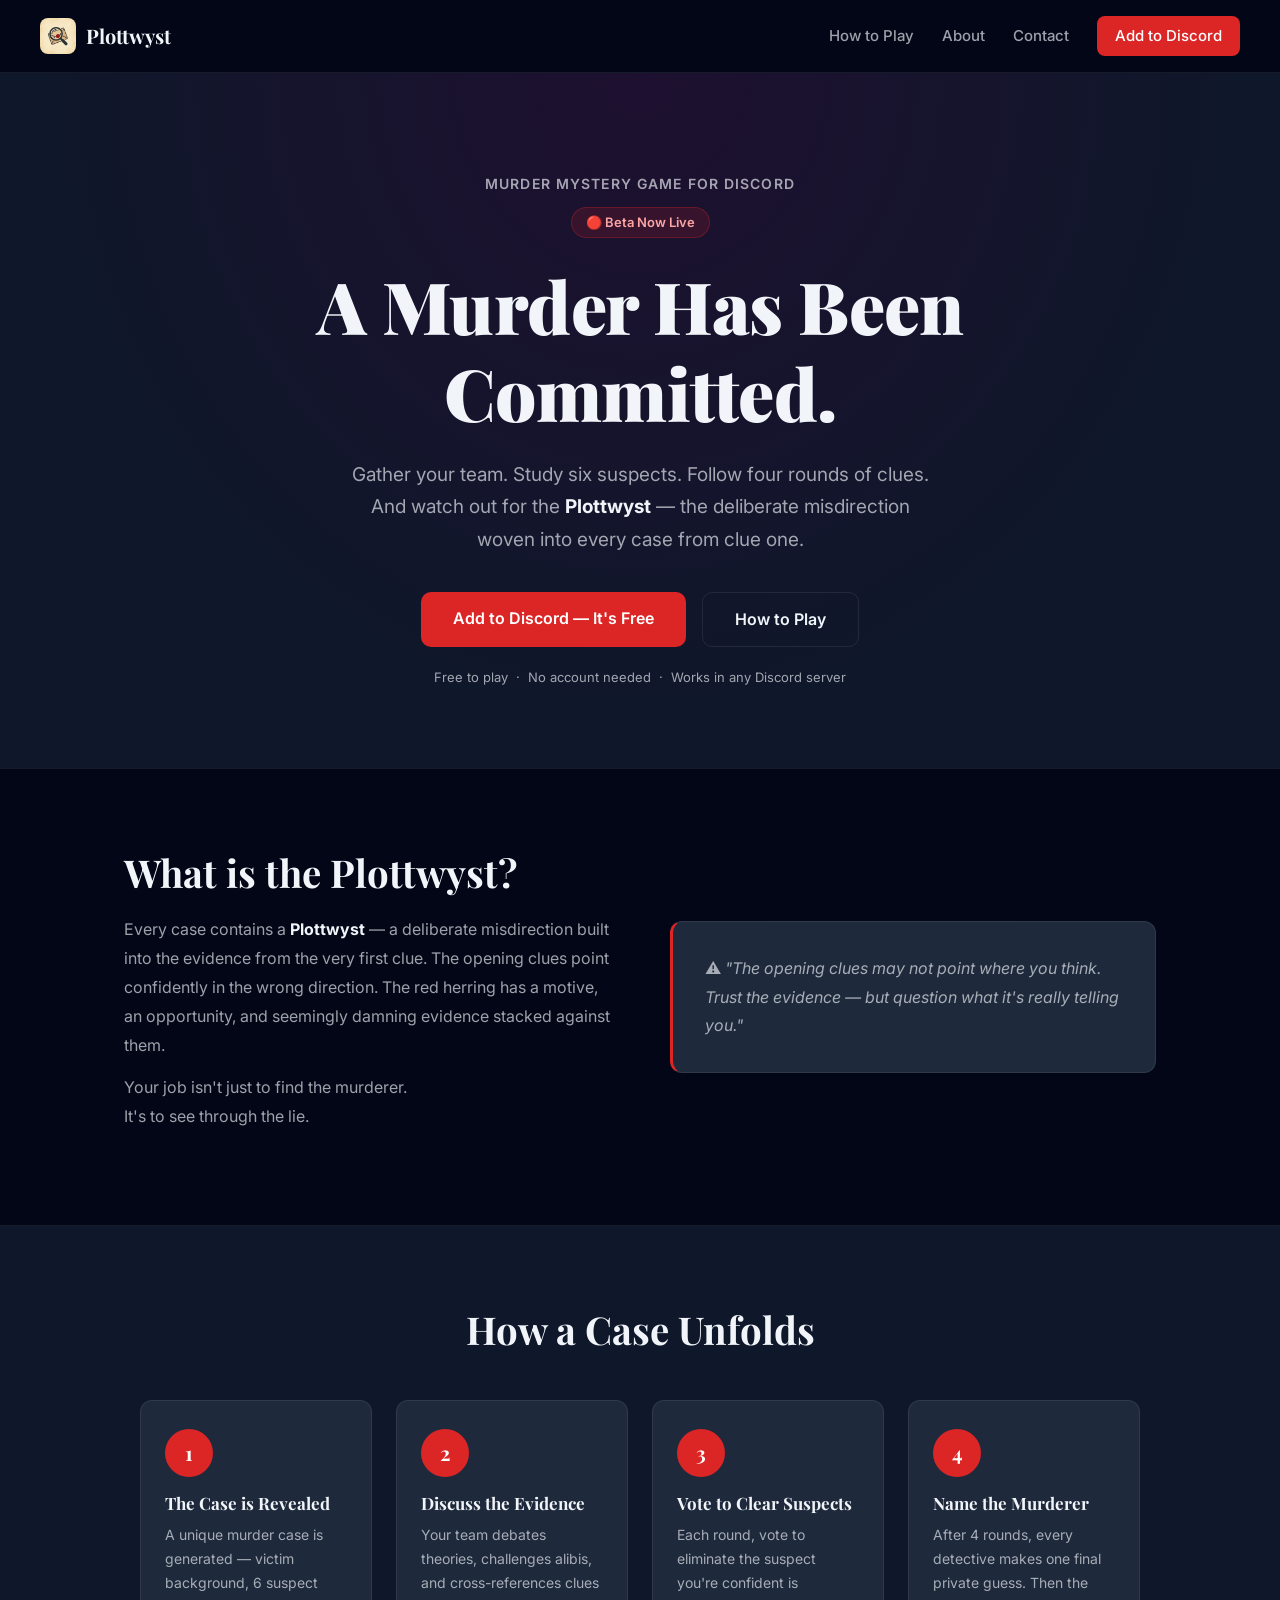
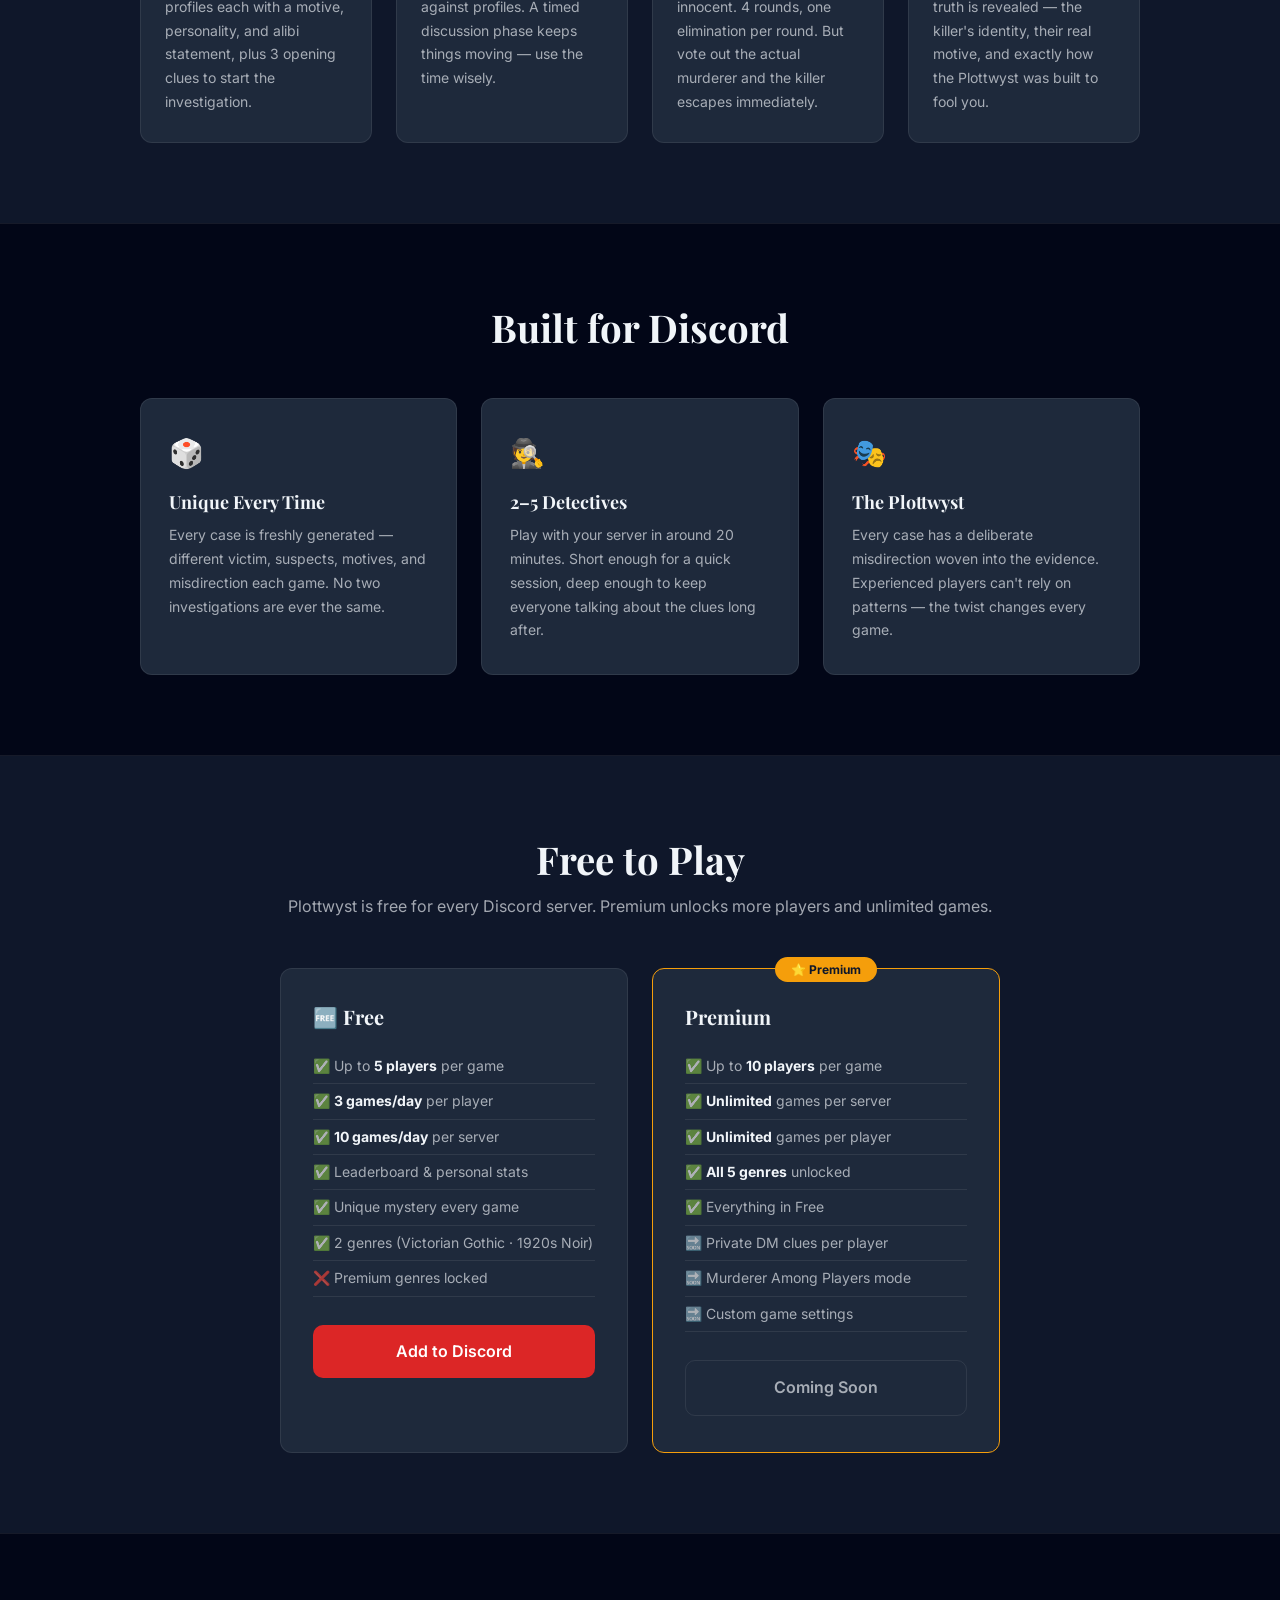
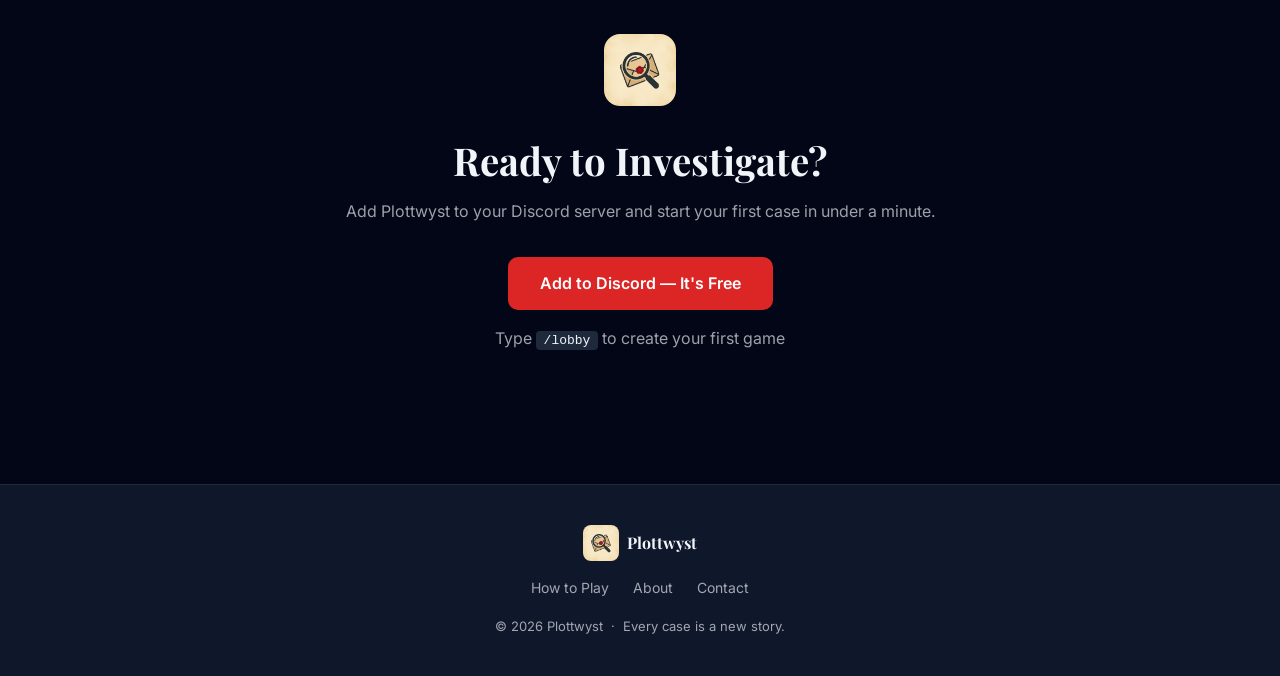
<file: index.html>
<!DOCTYPE html>
<html lang="en">
<head>
  <meta charset="UTF-8">
  <meta name="viewport" content="width=device-width, initial-scale=1.0">
  <title>Plottwyst — Murder Mystery for Discord</title>
  <meta name="description" content="A cooperative murder mystery game for Discord. 6 suspects, 4 rounds of clues, and one deliberate misdirection built into every case. Free to play.">
  <link rel="icon" type="image/png" href="logo.png">
  <link rel="preconnect" href="https://fonts.googleapis.com">
  <link rel="preconnect" href="https://fonts.gstatic.com" crossorigin>
  <link href="https://fonts.googleapis.com/css2?family=Playfair+Display:wght@700;900&family=Inter:wght@400;500;600&display=swap" rel="stylesheet">
  <link rel="stylesheet" href="style.css">
  <script type="application/ld+json">
  {
    "@context": "https://schema.org",
    "@type": "VideoGame",
    "name": "Plottwyst",
    "genre": ["Social Deduction", "Murder Mystery", "Cooperative"],
    "gamePlatform": "Discord",
    "description": "Plottwyst is a cooperative murder mystery game for Discord. Every case is uniquely generated with 6 suspects, 4 rounds of clues, and one deliberate misdirection.",
    "author": { "@type": "Organization", "name": "Plottwyst" },
    "offers": { "@type": "Offer", "price": "0", "priceCurrency": "USD" }
  }
  </script>
</head>
<body>

<nav>
  <a href="index.html" class="logo">
    <img src="logo.png" alt="Plottwyst logo" class="logo-img">
    <span>Plottwyst</span>
  </a>
  <button class="hamburger" id="hamburger" aria-expanded="false" aria-label="Toggle menu">☰</button>
  <div class="menu" id="nav-menu">
    <a href="how-to-play.html">How to Play</a>
    <a href="about.html">About</a>
    <a href="contact.html">Contact</a>
    <a href="/invite?source=nav" class="btn-nav" target="_blank" rel="noopener">Add to Discord</a>
  </div>
</nav>


<!-- ── Hero ─────────────────────────────────────────────────────────────── -->
<section class="hero">
  <div class="container">
    <p class="hero-tagline">Murder Mystery Game for Discord</p>
    <div class="badge">🔴 Beta Now Live</div>
    <h1>A Murder Has Been<br>Committed.</h1>
    <p class="hero-sub">
      Gather your team. Study six suspects. Follow four rounds of clues.<br>
      And watch out for the <strong>Plottwyst</strong> — the deliberate misdirection<br>
      woven into every case from clue one.
    </p>
    <div class="hero-cta">
      <a href="/invite?source=hero" class="btn-primary" target="_blank" rel="noopener">
        Add to Discord — It's Free
      </a>
      <a href="how-to-play.html" class="btn-secondary">How to Play</a>
    </div>
    <p class="hero-meta">Free to play &nbsp;·&nbsp; No account needed &nbsp;·&nbsp; Works in any Discord server</p>
  </div>
</section>


<!-- ── What is the Plottwyst ─────────────────────────────────────────────── -->
<section class="what-is">
  <div class="container what-is-inner">
    <div class="what-is-text">
      <h2>What is the Plottwyst?</h2>
      <p>
        Every case contains a <strong>Plottwyst</strong> — a deliberate misdirection built into the evidence from the very first clue. The opening clues point confidently in the wrong direction. The red herring has a motive, an opportunity, and seemingly damning evidence stacked against them.
      </p>
      <p>
        Your job isn't just to find the murderer.<br>It's to see through the lie.
      </p>
    </div>
    <div class="what-is-card">
      <p class="quote">⚠️ <em>"The opening clues may not point where you think. Trust the evidence — but question what it's really telling you."</em></p>
    </div>
  </div>
</section>


<!-- ── How it works ──────────────────────────────────────────────────────── -->
<section class="how-it-works">
  <div class="container">
    <h2>How a Case Unfolds</h2>
    <div class="steps-grid">
      <div class="step">
        <div class="step-number">1</div>
        <h3>The Case is Revealed</h3>
        <p>A unique murder case is generated — victim background, 6 suspect profiles each with a motive, personality, and alibi statement, plus 3 opening clues to start the investigation.</p>
      </div>
      <div class="step">
        <div class="step-number">2</div>
        <h3>Discuss the Evidence</h3>
        <p>Your team debates theories, challenges alibis, and cross-references clues against profiles. A timed discussion phase keeps things moving — use the time wisely.</p>
      </div>
      <div class="step">
        <div class="step-number">3</div>
        <h3>Vote to Clear Suspects</h3>
        <p>Each round, vote to eliminate the suspect you're confident is innocent. 4 rounds, one elimination per round. But vote out the actual murderer and the killer escapes immediately.</p>
      </div>
      <div class="step">
        <div class="step-number">4</div>
        <h3>Name the Murderer</h3>
        <p>After 4 rounds, every detective makes one final private guess. Then the truth is revealed — the killer's identity, their real motive, and exactly how the Plottwyst was built to fool you.</p>
      </div>
    </div>
  </div>
</section>


<!-- ── Features ──────────────────────────────────────────────────────────── -->
<section class="features">
  <div class="container">
    <h2>Built for Discord</h2>
    <div class="features-grid">
      <div class="feature-card">
        <div class="feature-icon">🎲</div>
        <h3>Unique Every Time</h3>
        <p>Every case is freshly generated — different victim, suspects, motives, and misdirection each game. No two investigations are ever the same.</p>
      </div>
      <div class="feature-card">
        <div class="feature-icon">🕵️</div>
        <h3>2–5 Detectives</h3>
        <p>Play with your server in around 20 minutes. Short enough for a quick session, deep enough to keep everyone talking about the clues long after.</p>
      </div>
      <div class="feature-card">
        <div class="feature-icon">🎭</div>
        <h3>The Plottwyst</h3>
        <p>Every case has a deliberate misdirection woven into the evidence. Experienced players can't rely on patterns — the twist changes every game.</p>
      </div>
    </div>
  </div>
</section>


<!-- ── Pricing ───────────────────────────────────────────────────────────── -->
<section class="pricing">
  <div class="container">
    <h2>Free to Play</h2>
    <p class="section-sub">Plottwyst is free for every Discord server. Premium unlocks more players and unlimited games.</p>
    <div class="pricing-grid">
      <div class="pricing-card">
        <h3>🆓 Free</h3>
        <ul>
          <li>✅ Up to <strong>5 players</strong> per game</li>
          <li>✅ <strong>3 games/day</strong> per player</li>
          <li>✅ <strong>10 games/day</strong> per server</li>
          <li>✅ Leaderboard &amp; personal stats</li>
          <li>✅ Unique mystery every game</li>
          <li>✅ 2 genres (Victorian Gothic · 1920s Noir)</li>
          <li>❌ Premium genres locked</li>
        </ul>
        <a href="/invite?source=pricing" class="btn-primary" target="_blank" rel="noopener">Add to Discord</a>
      </div>
      <div class="pricing-card pricing-premium">
        <div class="premium-badge">⭐ Premium</div>
        <h3>Premium</h3>
        <ul>
          <li>✅ Up to <strong>10 players</strong> per game</li>
          <li>✅ <strong>Unlimited</strong> games per server</li>
          <li>✅ <strong>Unlimited</strong> games per player</li>
          <li>✅ <strong>All 5 genres</strong> unlocked</li>
          <li>✅ Everything in Free</li>
          <li>🔜 Private DM clues per player</li>
          <li>🔜 Murderer Among Players mode</li>
          <li>🔜 Custom game settings</li>
        </ul>
        <a href="contact.html" class="btn-outline">Coming Soon</a>
      </div>
    </div>
  </div>
</section>


<!-- ── Bottom CTA ────────────────────────────────────────────────────────── -->
<section class="cta-bottom">
  <div class="container">
    <img src="logo.png" alt="Plottwyst" class="cta-logo">
    <h2>Ready to Investigate?</h2>
    <p>Add Plottwyst to your Discord server and start your first case in under a minute.</p>
    <a href="/invite?source=cta_bottom" class="btn-primary" target="_blank" rel="noopener">Add to Discord — It's Free</a>
    <p class="cta-meta">Type <code>/lobby</code> to create your first game</p>
  </div>
</section>


<!-- ── Footer ────────────────────────────────────────────────────────────── -->
<footer>
  <div class="footer-inner">
    <div class="footer-logo">
      <img src="logo.png" alt="Plottwyst" class="logo-img">
      <span>Plottwyst</span>
    </div>
    <div class="footer-links">
      <a href="how-to-play.html">How to Play</a>
      <a href="about.html">About</a>
      <a href="contact.html">Contact</a>
    </div>
    <p class="footer-copy">© 2026 Plottwyst &nbsp;·&nbsp; Every case is a new story.</p>
  </div>
</footer>

<script src="nav.js"></script>
</body>
</html>
</file>
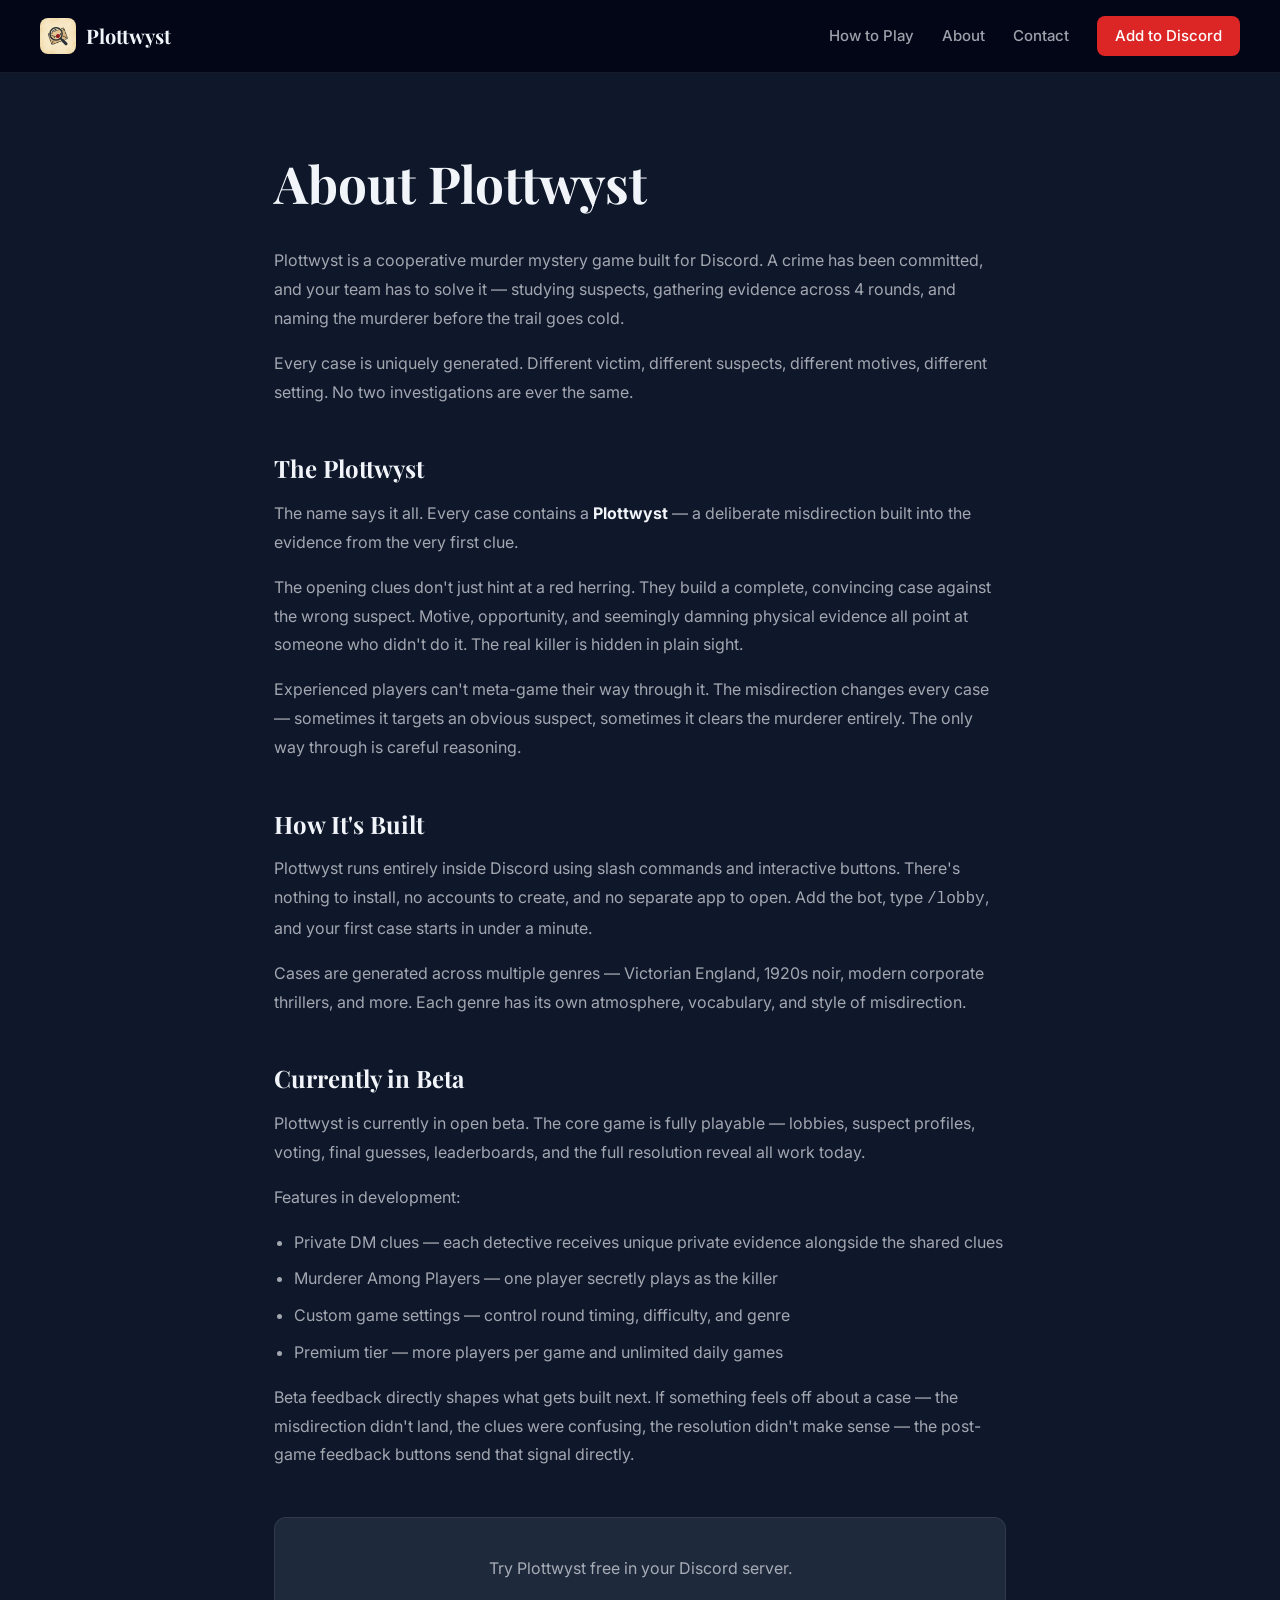
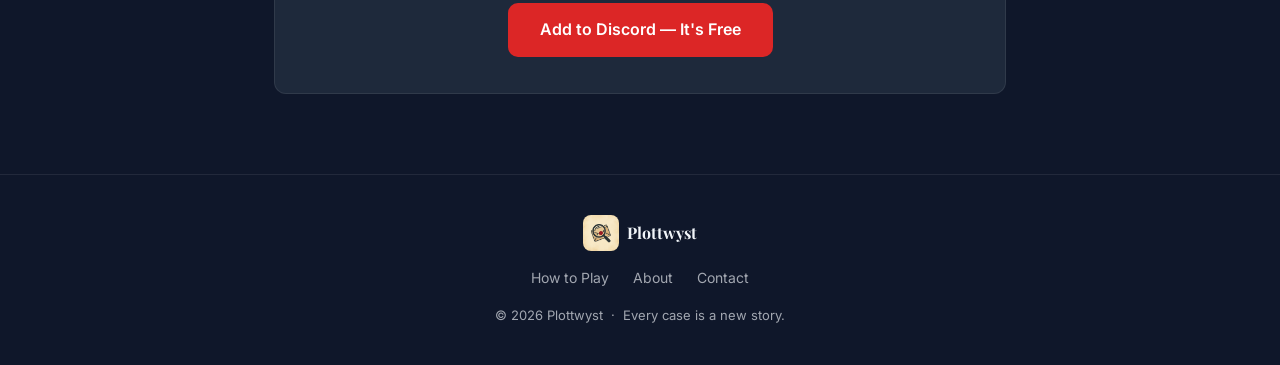
<file: about.html>
<!DOCTYPE html>
<html lang="en">
<head>
  <meta charset="UTF-8">
  <meta name="viewport" content="width=device-width, initial-scale=1.0">
  <title>About — Plottwyst</title>
  <meta name="description" content="Plottwyst is a cooperative murder mystery game for Discord. Every case is uniquely generated. Every case has a Plottwyst.">
  <link rel="icon" type="image/png" href="logo.png">
  <link rel="preconnect" href="https://fonts.googleapis.com">
  <link rel="preconnect" href="https://fonts.gstatic.com" crossorigin>
  <link href="https://fonts.googleapis.com/css2?family=Playfair+Display:wght@700;900&family=Inter:wght@400;500;600&display=swap" rel="stylesheet">
  <link rel="stylesheet" href="style.css">
</head>
<body>

<nav>
  <a href="index.html" class="logo">
    <img src="logo.png" alt="Plottwyst logo" class="logo-img">
    <span>Plottwyst</span>
  </a>
  <button class="hamburger" id="hamburger" aria-expanded="false" aria-label="Toggle menu">☰</button>
  <div class="menu" id="nav-menu">
    <a href="how-to-play.html">How to Play</a>
    <a href="about.html">About</a>
    <a href="contact.html">Contact</a>
    <a href="/invite?source=nav" class="btn-nav" target="_blank" rel="noopener">Add to Discord</a>
  </div>
</nav>


<section class="page">
  <h1>About Plottwyst</h1>

  <p>
    Plottwyst is a cooperative murder mystery game built for Discord. A crime has been committed, and your team has to solve it — studying suspects, gathering evidence across 4 rounds, and naming the murderer before the trail goes cold.
  </p>

  <p>
    Every case is uniquely generated. Different victim, different suspects, different motives, different setting. No two investigations are ever the same.
  </p>


  <h2>The Plottwyst</h2>

  <p>
    The name says it all. Every case contains a <strong>Plottwyst</strong> — a deliberate misdirection built into the evidence from the very first clue.
  </p>

  <p>
    The opening clues don't just hint at a red herring. They build a complete, convincing case against the wrong suspect. Motive, opportunity, and seemingly damning physical evidence all point at someone who didn't do it. The real killer is hidden in plain sight.
  </p>

  <p>
    Experienced players can't meta-game their way through it. The misdirection changes every case — sometimes it targets an obvious suspect, sometimes it clears the murderer entirely. The only way through is careful reasoning.
  </p>


  <h2>How It's Built</h2>

  <p>
    Plottwyst runs entirely inside Discord using slash commands and interactive buttons. There's nothing to install, no accounts to create, and no separate app to open. Add the bot, type <code>/lobby</code>, and your first case starts in under a minute.
  </p>

  <p>
    Cases are generated across multiple genres — Victorian England, 1920s noir, modern corporate thrillers, and more. Each genre has its own atmosphere, vocabulary, and style of misdirection.
  </p>


  <h2>Currently in Beta</h2>

  <p>
    Plottwyst is currently in open beta. The core game is fully playable — lobbies, suspect profiles, voting, final guesses, leaderboards, and the full resolution reveal all work today.
  </p>

  <p>
    Features in development:
  </p>

  <ul>
    <li>Private DM clues — each detective receives unique private evidence alongside the shared clues</li>
    <li>Murderer Among Players — one player secretly plays as the killer</li>
    <li>Custom game settings — control round timing, difficulty, and genre</li>
    <li>Premium tier — more players per game and unlimited daily games</li>
  </ul>

  <p>
    Beta feedback directly shapes what gets built next. If something feels off about a case — the misdirection didn't land, the clues were confusing, the resolution didn't make sense — the post-game feedback buttons send that signal directly.
  </p>


  <div class="cta-inline">
    <p>Try Plottwyst free in your Discord server.</p>
    <a href="/invite?source=about" class="btn-primary" target="_blank" rel="noopener">Add to Discord — It's Free</a>
  </div>
</section>


<footer>
  <div class="footer-inner">
    <div class="footer-logo">
      <img src="logo.png" alt="Plottwyst" class="logo-img">
      <span>Plottwyst</span>
    </div>
    <div class="footer-links">
      <a href="how-to-play.html">How to Play</a>
      <a href="about.html">About</a>
      <a href="contact.html">Contact</a>
    </div>
    <p class="footer-copy">© 2026 Plottwyst &nbsp;·&nbsp; Every case is a new story.</p>
  </div>
</footer>

<script src="nav.js"></script>
</body>
</html>
</file>
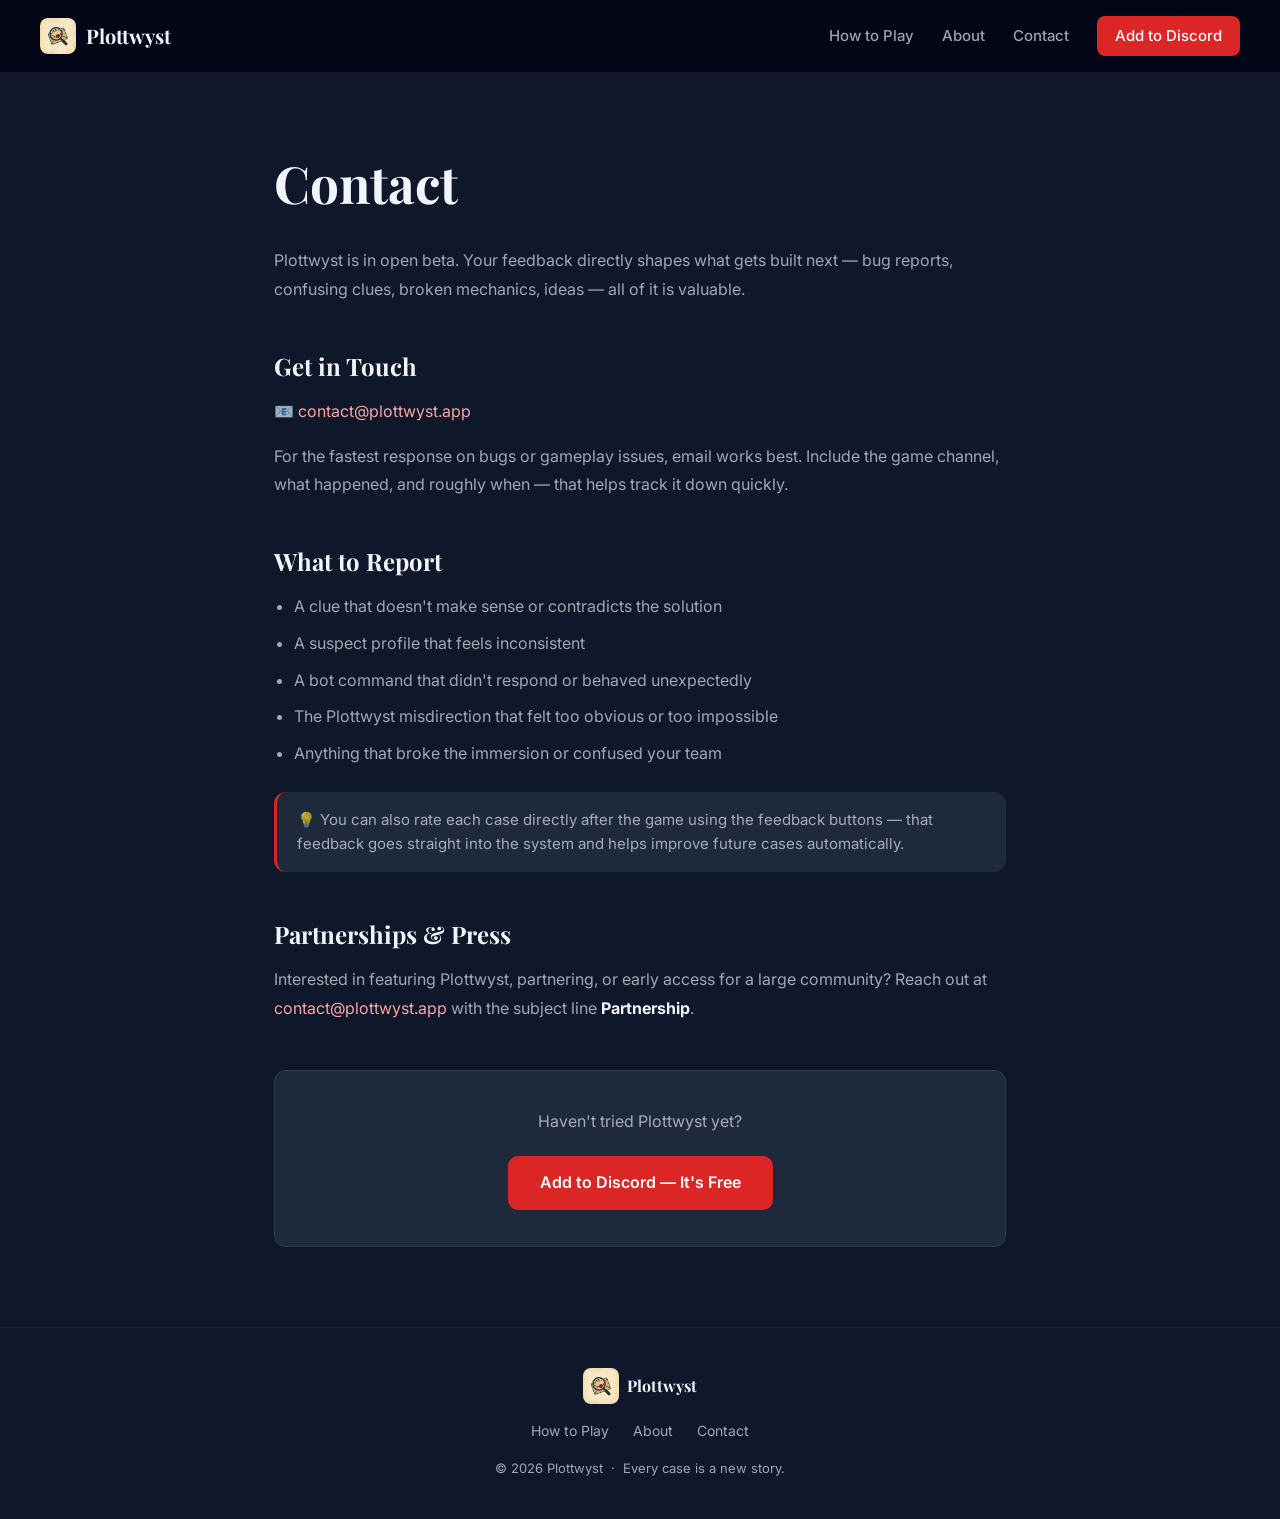
<file: contact.html>
<!DOCTYPE html>
<html lang="en">
<head>
  <meta charset="UTF-8">
  <meta name="viewport" content="width=device-width, initial-scale=1.0">
  <title>Contact — Plottwyst</title>
  <meta name="description" content="Get in touch with the Plottwyst team — feedback, bug reports, partnerships.">
  <link rel="icon" type="image/png" href="logo.png">
  <link rel="preconnect" href="https://fonts.googleapis.com">
  <link rel="preconnect" href="https://fonts.gstatic.com" crossorigin>
  <link href="https://fonts.googleapis.com/css2?family=Playfair+Display:wght@700;900&family=Inter:wght@400;500;600&display=swap" rel="stylesheet">
  <link rel="stylesheet" href="style.css">
</head>
<body>

<nav>
  <a href="index.html" class="logo">
    <img src="logo.png" alt="Plottwyst logo" class="logo-img">
    <span>Plottwyst</span>
  </a>
  <button class="hamburger" id="hamburger" aria-expanded="false" aria-label="Toggle menu">☰</button>
  <div class="menu" id="nav-menu">
    <a href="how-to-play.html">How to Play</a>
    <a href="about.html">About</a>
    <a href="contact.html">Contact</a>
    <a href="/invite?source=nav" class="btn-nav" target="_blank" rel="noopener">Add to Discord</a>
  </div>
</nav>


<section class="page">
  <h1>Contact</h1>

  <p>
    Plottwyst is in open beta. Your feedback directly shapes what gets built next — bug reports, confusing clues, broken mechanics, ideas — all of it is valuable.
  </p>


  <h2>Get in Touch</h2>

  <p>📧 <a href="mailto:contact@plottwyst.app" style="color: #fca5a5;">contact@plottwyst.app</a></p>

  <p>
    For the fastest response on bugs or gameplay issues, email works best. Include the game channel, what happened, and roughly when — that helps track it down quickly.
  </p>


  <h2>What to Report</h2>

  <ul>
    <li>A clue that doesn't make sense or contradicts the solution</li>
    <li>A suspect profile that feels inconsistent</li>
    <li>A bot command that didn't respond or behaved unexpectedly</li>
    <li>The Plottwyst misdirection that felt too obvious or too impossible</li>
    <li>Anything that broke the immersion or confused your team</li>
  </ul>

  <div class="tip">
    💡 You can also rate each case directly after the game using the feedback buttons — that feedback goes straight into the system and helps improve future cases automatically.
  </div>


  <h2>Partnerships & Press</h2>

  <p>
    Interested in featuring Plottwyst, partnering, or early access for a large community? Reach out at <a href="mailto:contact@plottwyst.app" style="color: #fca5a5;">contact@plottwyst.app</a> with the subject line <strong>Partnership</strong>.
  </p>


  <div class="cta-inline">
    <p>Haven't tried Plottwyst yet?</p>
    <a href="/invite?source=contact" class="btn-primary" target="_blank" rel="noopener">Add to Discord — It's Free</a>
  </div>
</section>


<footer>
  <div class="footer-inner">
    <div class="footer-logo">
      <img src="logo.png" alt="Plottwyst" class="logo-img">
      <span>Plottwyst</span>
    </div>
    <div class="footer-links">
      <a href="how-to-play.html">How to Play</a>
      <a href="about.html">About</a>
      <a href="contact.html">Contact</a>
    </div>
    <p class="footer-copy">© 2026 Plottwyst &nbsp;·&nbsp; Every case is a new story.</p>
  </div>
</footer>

<script src="nav.js"></script>
</body>
</html>
</file>
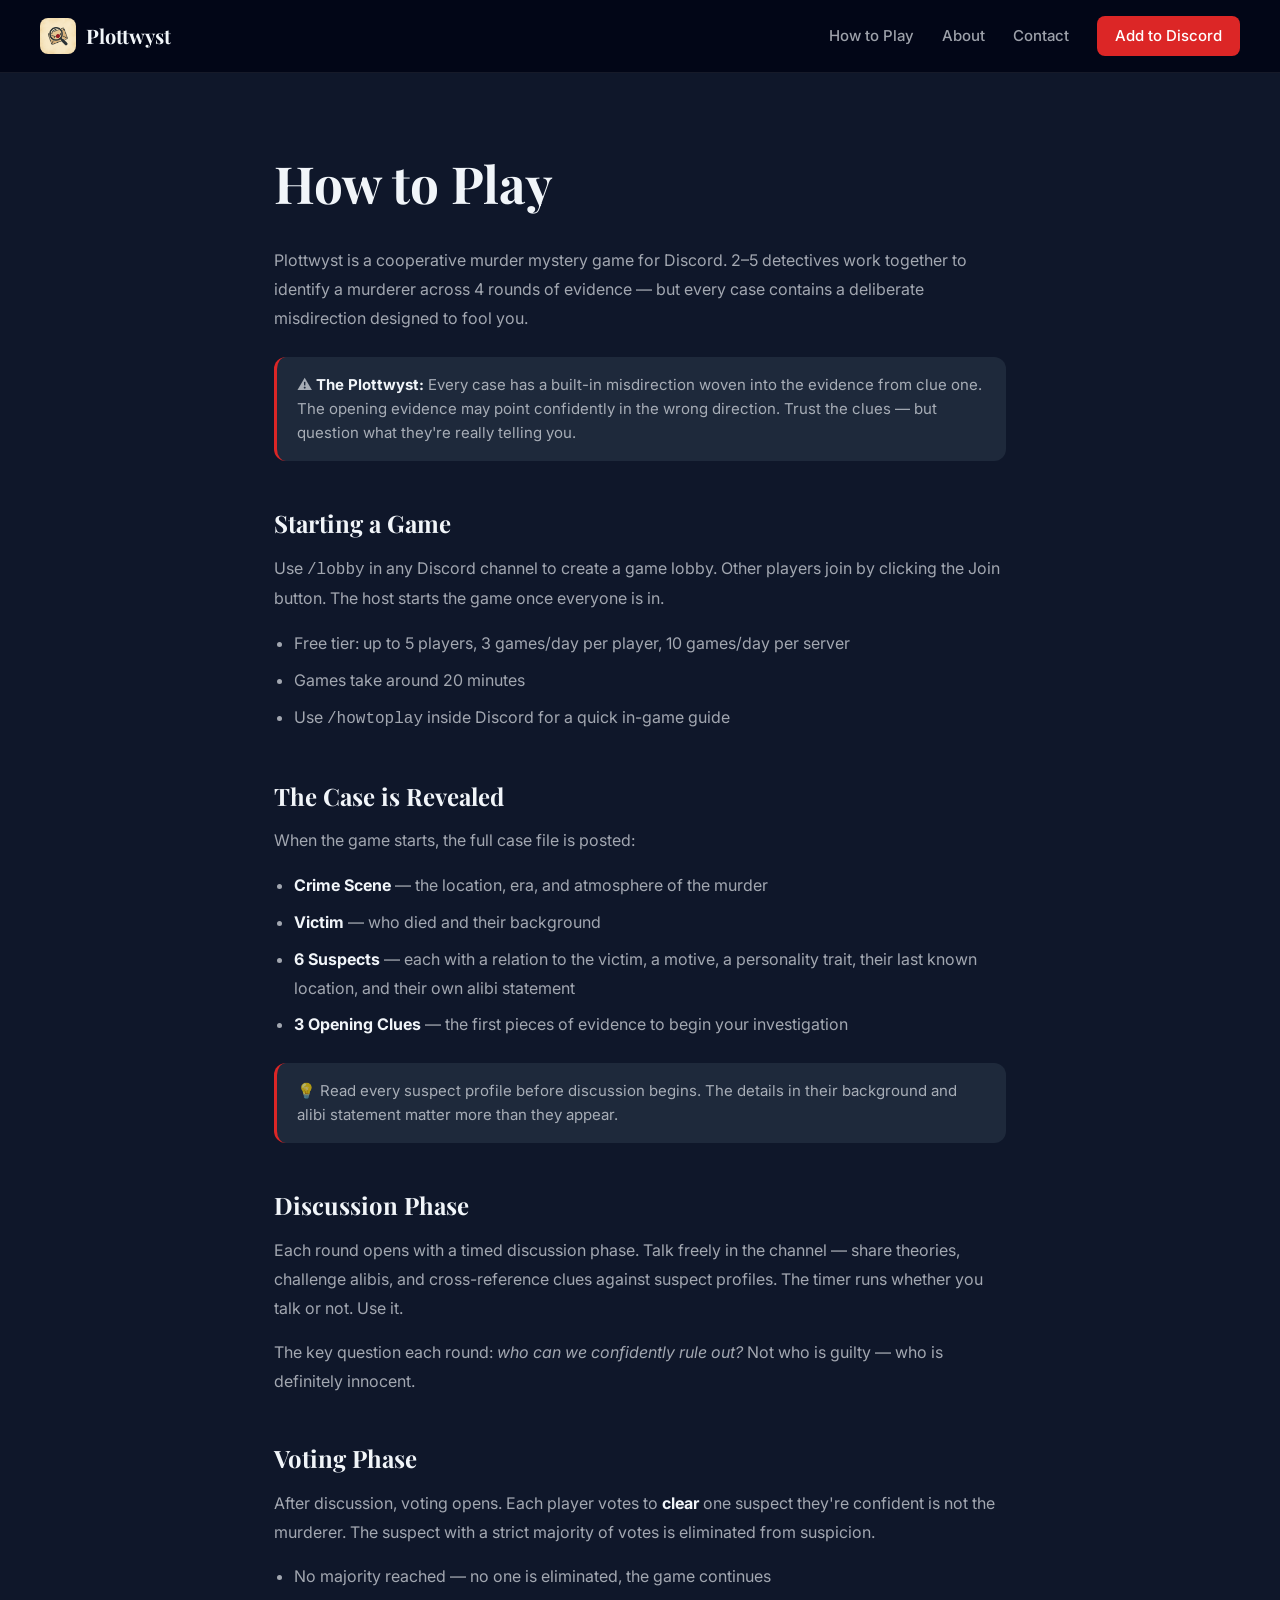
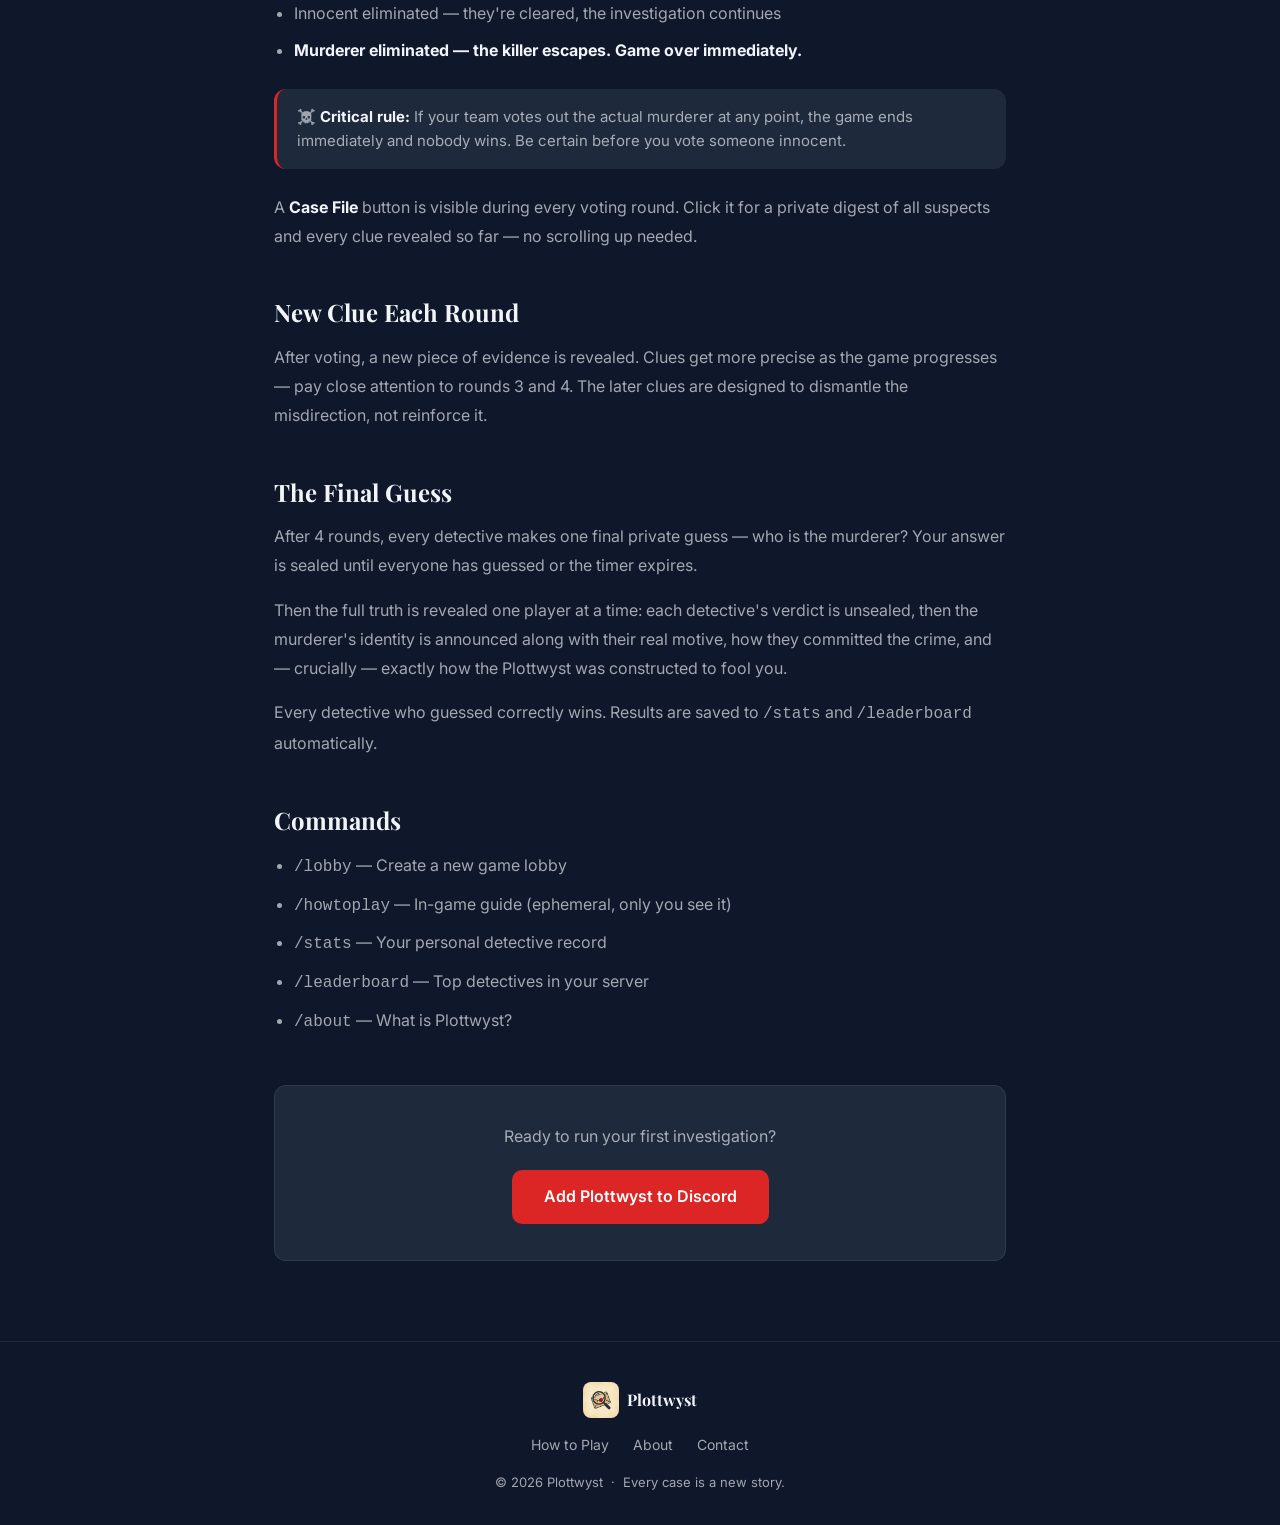
<file: how-to-play.html>
<!DOCTYPE html>
<html lang="en">
<head>
  <meta charset="UTF-8">
  <meta name="viewport" content="width=device-width, initial-scale=1.0">
  <title>How to Play — Plottwyst</title>
  <meta name="description" content="Learn how to play Plottwyst — the cooperative murder mystery game for Discord. 6 suspects, 4 rounds, one Plottwyst.">
  <link rel="icon" type="image/png" href="logo.png">
  <link rel="preconnect" href="https://fonts.googleapis.com">
  <link rel="preconnect" href="https://fonts.gstatic.com" crossorigin>
  <link href="https://fonts.googleapis.com/css2?family=Playfair+Display:wght@700;900&family=Inter:wght@400;500;600&display=swap" rel="stylesheet">
  <link rel="stylesheet" href="style.css">
</head>
<body>

<nav>
  <a href="index.html" class="logo">
    <img src="logo.png" alt="Plottwyst logo" class="logo-img">
    <span>Plottwyst</span>
  </a>
  <button class="hamburger" id="hamburger" aria-expanded="false" aria-label="Toggle menu">☰</button>
  <div class="menu" id="nav-menu">
    <a href="how-to-play.html">How to Play</a>
    <a href="about.html">About</a>
    <a href="contact.html">Contact</a>
    <a href="/invite?source=nav" class="btn-nav" target="_blank" rel="noopener">Add to Discord</a>
  </div>
</nav>


<section class="page">
  <h1>How to Play</h1>

  <p>
    Plottwyst is a cooperative murder mystery game for Discord. 2–5 detectives work together to identify a murderer across 4 rounds of evidence — but every case contains a deliberate misdirection designed to fool you.
  </p>

  <div class="tip">
    ⚠️ <strong>The Plottwyst:</strong> Every case has a built-in misdirection woven into the evidence from clue one. The opening evidence may point confidently in the wrong direction. Trust the clues — but question what they're really telling you.
  </div>


  <h2>Starting a Game</h2>

  <p>Use <code>/lobby</code> in any Discord channel to create a game lobby. Other players join by clicking the Join button. The host starts the game once everyone is in.</p>

  <ul>
    <li>Free tier: up to 5 players, 3 games/day per player, 10 games/day per server</li>
    <li>Games take around 20 minutes</li>
    <li>Use <code>/howtoplay</code> inside Discord for a quick in-game guide</li>
  </ul>


  <h2>The Case is Revealed</h2>

  <p>When the game starts, the full case file is posted:</p>

  <ul>
    <li><strong>Crime Scene</strong> — the location, era, and atmosphere of the murder</li>
    <li><strong>Victim</strong> — who died and their background</li>
    <li><strong>6 Suspects</strong> — each with a relation to the victim, a motive, a personality trait, their last known location, and their own alibi statement</li>
    <li><strong>3 Opening Clues</strong> — the first pieces of evidence to begin your investigation</li>
  </ul>

  <div class="tip">
    💡 Read every suspect profile before discussion begins. The details in their background and alibi statement matter more than they appear.
  </div>


  <h2>Discussion Phase</h2>

  <p>
    Each round opens with a timed discussion phase. Talk freely in the channel — share theories, challenge alibis, and cross-reference clues against suspect profiles. The timer runs whether you talk or not. Use it.
  </p>

  <p>
    The key question each round: <em>who can we confidently rule out?</em> Not who is guilty — who is definitely innocent.
  </p>


  <h2>Voting Phase</h2>

  <p>
    After discussion, voting opens. Each player votes to <strong>clear</strong> one suspect they're confident is not the murderer. The suspect with a strict majority of votes is eliminated from suspicion.
  </p>

  <ul>
    <li>No majority reached — no one is eliminated, the game continues</li>
    <li>Innocent eliminated — they're cleared, the investigation continues</li>
    <li><strong>Murderer eliminated — the killer escapes. Game over immediately.</strong></li>
  </ul>

  <div class="tip">
    ☠️ <strong>Critical rule:</strong> If your team votes out the actual murderer at any point, the game ends immediately and nobody wins. Be certain before you vote someone innocent.
  </div>

  <p>
    A <strong>Case File</strong> button is visible during every voting round. Click it for a private digest of all suspects and every clue revealed so far — no scrolling up needed.
  </p>


  <h2>New Clue Each Round</h2>

  <p>
    After voting, a new piece of evidence is revealed. Clues get more precise as the game progresses — pay close attention to rounds 3 and 4. The later clues are designed to dismantle the misdirection, not reinforce it.
  </p>


  <h2>The Final Guess</h2>

  <p>
    After 4 rounds, every detective makes one final private guess — who is the murderer? Your answer is sealed until everyone has guessed or the timer expires.
  </p>

  <p>
    Then the full truth is revealed one player at a time: each detective's verdict is unsealed, then the murderer's identity is announced along with their real motive, how they committed the crime, and — crucially — exactly how the Plottwyst was constructed to fool you.
  </p>

  <p>
    Every detective who guessed correctly wins. Results are saved to <code>/stats</code> and <code>/leaderboard</code> automatically.
  </p>


  <h2>Commands</h2>

  <ul>
    <li><code>/lobby</code> — Create a new game lobby</li>
    <li><code>/howtoplay</code> — In-game guide (ephemeral, only you see it)</li>
    <li><code>/stats</code> — Your personal detective record</li>
    <li><code>/leaderboard</code> — Top detectives in your server</li>
    <li><code>/about</code> — What is Plottwyst?</li>
  </ul>


  <div class="cta-inline">
    <p>Ready to run your first investigation?</p>
    <a href="/invite?source=how_to_play" class="btn-primary" target="_blank" rel="noopener">Add Plottwyst to Discord</a>
  </div>
</section>


<footer>
  <div class="footer-inner">
    <div class="footer-logo">
      <img src="logo.png" alt="Plottwyst" class="logo-img">
      <span>Plottwyst</span>
    </div>
    <div class="footer-links">
      <a href="how-to-play.html">How to Play</a>
      <a href="about.html">About</a>
      <a href="contact.html">Contact</a>
    </div>
    <p class="footer-copy">© 2026 Plottwyst &nbsp;·&nbsp; Every case is a new story.</p>
  </div>
</footer>

<script src="nav.js"></script>
</body>
</html>
</file>
<file: style.css>
/* ── Reset & Base ──────────────────────────────────────────────────────── */
*, *::before, *::after { box-sizing: border-box; margin: 0; padding: 0; }

:root {
  --bg:          #0f172a;
  --bg-card:     #1e293b;
  --bg-dark:     #020617;
  --accent:      #dc2626;
  --accent-hover:#b91c1c;
  --gold:        #f59e0b;
  --text:        #f1f5f9;
  --text-muted:  rgba(241,245,249,0.65);
  --border:      rgba(255,255,255,0.08);
  --radius:      12px;
}

html { scroll-behavior: smooth; }

body {
  font-family: 'Inter', Arial, sans-serif;
  background: var(--bg);
  color: var(--text);
  line-height: 1.6;
}

h1, h2, h3 {
  font-family: 'Playfair Display', Georgia, serif;
  line-height: 1.2;
}

a { color: inherit; text-decoration: none; }

.container {
  max-width: 1080px;
  margin: 0 auto;
  padding: 0 24px;
}


/* ── Nav ────────────────────────────────────────────────────────────────── */
nav {
  display: flex;
  justify-content: space-between;
  align-items: center;
  padding: 16px 40px;
  background: var(--bg-dark);
  border-bottom: 1px solid var(--border);
  position: sticky;
  top: 0;
  z-index: 100;
  position: relative;
}

.logo {
  display: flex;
  align-items: center;
  gap: 10px;
  font-family: 'Playfair Display', serif;
  font-size: 20px;
  font-weight: 700;
}

.logo-img {
  width: 36px;
  height: 36px;
  border-radius: 8px;
  object-fit: cover;
}

.menu {
  display: flex;
  align-items: center;
  gap: 28px;
}

.menu a {
  color: var(--text-muted);
  font-size: 15px;
  font-weight: 500;
  transition: color 0.2s;
}

.menu a:hover { color: var(--text); }

.btn-nav {
  background: var(--accent);
  color: white !important;
  padding: 8px 18px;
  border-radius: 8px;
  font-weight: 600;
  font-size: 14px;
  transition: background 0.2s;
}

.btn-nav:hover { background: var(--accent-hover) !important; }

.hamburger {
  display: none;
  background: none;
  border: 1px solid var(--border);
  color: var(--text);
  font-size: 20px;
  cursor: pointer;
  padding: 6px 12px;
  border-radius: 6px;
  line-height: 1;
}


/* ── Buttons ────────────────────────────────────────────────────────────── */
.btn-primary {
  display: inline-block;
  background: var(--accent);
  color: white;
  padding: 14px 32px;
  border-radius: 10px;
  font-weight: 600;
  font-size: 16px;
  transition: background 0.2s, transform 0.15s;
}

.btn-primary:hover {
  background: var(--accent-hover);
  transform: translateY(-1px);
}

.btn-secondary {
  display: inline-block;
  background: transparent;
  color: var(--text);
  padding: 14px 32px;
  border-radius: 10px;
  font-weight: 600;
  font-size: 16px;
  border: 1px solid var(--border);
  transition: border-color 0.2s, background 0.2s;
}

.btn-secondary:hover {
  border-color: rgba(255,255,255,0.3);
  background: rgba(255,255,255,0.05);
}

.btn-outline {
  display: inline-block;
  background: transparent;
  color: var(--text-muted);
  padding: 14px 32px;
  border-radius: 10px;
  font-weight: 600;
  font-size: 16px;
  border: 1px solid var(--border);
  cursor: default;
}


/* ── Hero tagline ───────────────────────────────────────────────────────── */
.hero-tagline {
  font-size: 14px;
  font-weight: 600;
  letter-spacing: 0.08em;
  text-transform: uppercase;
  color: var(--text-muted);
  margin-bottom: 12px;
}

/* ── Badge ──────────────────────────────────────────────────────────────── */
.badge {
  display: inline-block;
  background: rgba(220,38,38,0.15);
  color: #fca5a5;
  border: 1px solid rgba(220,38,38,0.3);
  padding: 4px 14px;
  border-radius: 999px;
  font-size: 13px;
  font-weight: 600;
  margin-bottom: 24px;
}


/* ── Hero ───────────────────────────────────────────────────────────────── */
.hero {
  text-align: center;
  padding: 100px 24px 80px;
  background: radial-gradient(ellipse at top, #1e1030 0%, var(--bg) 65%);
}

.hero h1 {
  font-size: clamp(40px, 6vw, 72px);
  font-weight: 900;
  margin-bottom: 24px;
  letter-spacing: -0.5px;
}

.hero-sub {
  font-size: clamp(16px, 2vw, 19px);
  color: var(--text-muted);
  margin-bottom: 36px;
  line-height: 1.7;
}

.hero-sub strong { color: var(--text); }

.hero-cta {
  display: flex;
  justify-content: center;
  gap: 16px;
  flex-wrap: wrap;
  margin-bottom: 20px;
}

.hero-meta {
  font-size: 13px;
  color: var(--text-muted);
  margin-top: 8px;
}


/* ── What is the Plottwyst ──────────────────────────────────────────────── */
.what-is {
  padding: 80px 24px;
  background: var(--bg-dark);
  border-top: 1px solid var(--border);
  border-bottom: 1px solid var(--border);
}

.what-is-inner {
  display: grid;
  grid-template-columns: 1fr 1fr;
  gap: 60px;
  align-items: center;
}

.what-is-text h2 {
  font-size: clamp(28px, 3vw, 40px);
  margin-bottom: 20px;
}

.what-is-text p {
  color: var(--text-muted);
  font-size: 16px;
  margin-bottom: 14px;
  line-height: 1.8;
}

.what-is-text p strong { color: var(--text); }

.what-is-card {
  background: var(--bg-card);
  border: 1px solid var(--border);
  border-left: 3px solid var(--accent);
  border-radius: var(--radius);
  padding: 32px;
}

.quote {
  font-size: 16px;
  color: var(--text-muted);
  line-height: 1.8;
}


/* ── How it Works ───────────────────────────────────────────────────────── */
.how-it-works {
  padding: 80px 24px;
  text-align: center;
}

.how-it-works h2 {
  font-size: clamp(28px, 3vw, 40px);
  margin-bottom: 48px;
}

.steps-grid {
  display: grid;
  grid-template-columns: repeat(auto-fit, minmax(220px, 1fr));
  gap: 24px;
  max-width: 1000px;
  margin: 0 auto;
}

.step {
  background: var(--bg-card);
  border: 1px solid var(--border);
  border-radius: var(--radius);
  padding: 28px 24px;
  text-align: left;
  transition: border-color 0.2s;
}

.step:hover { border-color: rgba(255,255,255,0.2); }

.step-number {
  width: 48px;
  height: 48px;
  background: var(--accent);
  color: white;
  border-radius: 50%;
  display: flex;
  align-items: center;
  justify-content: center;
  font-family: 'Playfair Display', serif;
  font-weight: 700;
  font-size: 20px;
  margin-bottom: 16px;
  flex-shrink: 0;
}

.step h3 {
  font-size: 17px;
  margin-bottom: 10px;
}

.step p {
  font-size: 14px;
  color: var(--text-muted);
  line-height: 1.7;
}


/* ── Features ───────────────────────────────────────────────────────────── */
.features {
  padding: 80px 24px;
  background: var(--bg-dark);
  text-align: center;
  border-top: 1px solid var(--border);
  border-bottom: 1px solid var(--border);
}

.features h2 {
  font-size: clamp(28px, 3vw, 40px);
  margin-bottom: 48px;
}

.features-grid {
  display: grid;
  grid-template-columns: repeat(auto-fit, minmax(260px, 1fr));
  gap: 24px;
  max-width: 1000px;
  margin: 0 auto;
}

.feature-card {
  background: var(--bg-card);
  border: 1px solid var(--border);
  border-radius: var(--radius);
  padding: 32px 28px;
  text-align: left;
  transition: border-color 0.2s, transform 0.2s;
}

.feature-card:hover {
  border-color: rgba(255,255,255,0.2);
  transform: translateY(-2px);
}

.feature-icon {
  font-size: 28px;
  margin-bottom: 16px;
}

.feature-card h3 {
  font-size: 18px;
  margin-bottom: 10px;
}

.feature-card p {
  font-size: 14px;
  color: var(--text-muted);
  line-height: 1.7;
}


/* ── Pricing ────────────────────────────────────────────────────────────── */
.pricing {
  padding: 80px 24px;
  text-align: center;
}

.pricing h2 {
  font-size: clamp(28px, 3vw, 40px);
  margin-bottom: 12px;
}

.section-sub {
  color: var(--text-muted);
  font-size: 16px;
  margin-bottom: 48px;
}

.pricing-grid {
  display: grid;
  grid-template-columns: repeat(auto-fit, minmax(280px, 1fr));
  gap: 24px;
  max-width: 720px;
  margin: 0 auto;
}

.pricing-card {
  background: var(--bg-card);
  border: 1px solid var(--border);
  border-radius: var(--radius);
  padding: 36px 32px;
  text-align: left;
  position: relative;
}

.pricing-premium {
  border-color: var(--gold);
}

.premium-badge {
  position: absolute;
  top: -12px;
  left: 50%;
  transform: translateX(-50%);
  background: var(--gold);
  color: #0f172a;
  padding: 3px 16px;
  border-radius: 999px;
  font-size: 12px;
  font-weight: 700;
  white-space: nowrap;
}

.pricing-card h3 {
  font-size: 20px;
  margin-bottom: 20px;
}

.pricing-card ul {
  list-style: none;
  margin-bottom: 28px;
}

.pricing-card ul li {
  font-size: 14px;
  color: var(--text-muted);
  padding: 6px 0;
  border-bottom: 1px solid var(--border);
}

.pricing-card ul li strong { color: var(--text); }

.pricing-card .btn-primary,
.pricing-card .btn-outline {
  width: 100%;
  text-align: center;
}


/* ── Bottom CTA ─────────────────────────────────────────────────────────── */
.cta-bottom {
  padding: 100px 24px;
  background: var(--bg-dark);
  text-align: center;
  border-top: 1px solid var(--border);
}

.cta-logo {
  width: 72px;
  height: 72px;
  border-radius: 16px;
  margin-bottom: 24px;
}

.cta-bottom h2 {
  font-size: clamp(28px, 3vw, 44px);
  margin-bottom: 16px;
}

.cta-bottom p {
  color: var(--text-muted);
  font-size: 16px;
  margin-bottom: 32px;
}

.cta-meta {
  margin-top: 16px;
  font-size: 13px;
  color: var(--text-muted);
}

.cta-meta code {
  background: var(--bg-card);
  padding: 2px 8px;
  border-radius: 4px;
  font-size: 13px;
  color: var(--text);
}


/* ── Footer ─────────────────────────────────────────────────────────────── */
footer {
  padding: 40px 24px;
  border-top: 1px solid var(--border);
}

.footer-inner {
  max-width: 1080px;
  margin: 0 auto;
  display: flex;
  flex-direction: column;
  align-items: center;
  gap: 16px;
  text-align: center;
}

.footer-logo {
  display: flex;
  align-items: center;
  gap: 8px;
  font-family: 'Playfair Display', serif;
  font-size: 16px;
  font-weight: 700;
}

.footer-links {
  display: flex;
  gap: 24px;
}

.footer-links a {
  color: var(--text-muted);
  font-size: 14px;
  transition: color 0.2s;
}

.footer-links a:hover { color: var(--text); }

.footer-copy {
  font-size: 13px;
  color: var(--text-muted);
}


/* ── Inner pages ────────────────────────────────────────────────────────── */
.page {
  max-width: 780px;
  margin: 0 auto;
  padding: 80px 24px;
}

.page h1 {
  font-size: clamp(32px, 4vw, 52px);
  margin-bottom: 32px;
}

.page h2 {
  font-size: 24px;
  margin-top: 48px;
  margin-bottom: 16px;
}

.page h3 {
  font-size: 18px;
  margin-top: 32px;
  margin-bottom: 10px;
}

.page p {
  color: var(--text-muted);
  font-size: 16px;
  line-height: 1.8;
  margin-bottom: 16px;
}

.page ul {
  color: var(--text-muted);
  font-size: 16px;
  line-height: 1.8;
  margin-bottom: 16px;
  padding-left: 20px;
}

.page ul li { margin-bottom: 8px; }

.page strong { color: var(--text); }

.page .tip {
  background: var(--bg-card);
  border-left: 3px solid var(--accent);
  border-radius: var(--radius);
  padding: 16px 20px;
  margin: 24px 0;
  font-size: 15px;
  color: var(--text-muted);
}

.page .cta-inline {
  margin-top: 48px;
  padding: 36px;
  background: var(--bg-card);
  border: 1px solid var(--border);
  border-radius: var(--radius);
  text-align: center;
}

.page .cta-inline p { margin-bottom: 20px; }


/* ── Responsive ─────────────────────────────────────────────────────────── */
@media (max-width: 768px) {
  nav {
    padding: 14px 20px;
    flex-wrap: wrap;
    position: sticky;
    top: 0;
    z-index: 100;
  }

  .hamburger { display: block; }

  #nav-menu {
    display: none;
    width: 100%;
    flex-direction: column;
    gap: 0;
    padding: 8px 0 16px;
    border-top: 1px solid var(--border);
    margin-top: 12px;
  }

  #nav-menu.open { display: flex; }

  #nav-menu a:not(.btn-nav) {
    padding: 12px 4px;
    border-bottom: 1px solid var(--border);
    color: var(--text);
    font-size: 16px;
  }

  #nav-menu .btn-nav {
    margin-top: 12px;
    text-align: center;
    padding: 12px;
    font-size: 15px;
  }

  .hero { padding: 64px 20px 48px; }

  .what-is-inner {
    grid-template-columns: 1fr;
    gap: 32px;
  }

  .steps-grid,
  .features-grid,
  .pricing-grid {
    grid-template-columns: 1fr;
  }

  .hero-cta { flex-direction: column; align-items: center; }

  .btn-primary,
  .btn-secondary { width: 100%; max-width: 320px; text-align: center; }

  .pricing-card .btn-primary,
  .pricing-card .btn-outline { max-width: 100%; }
}
</file>
